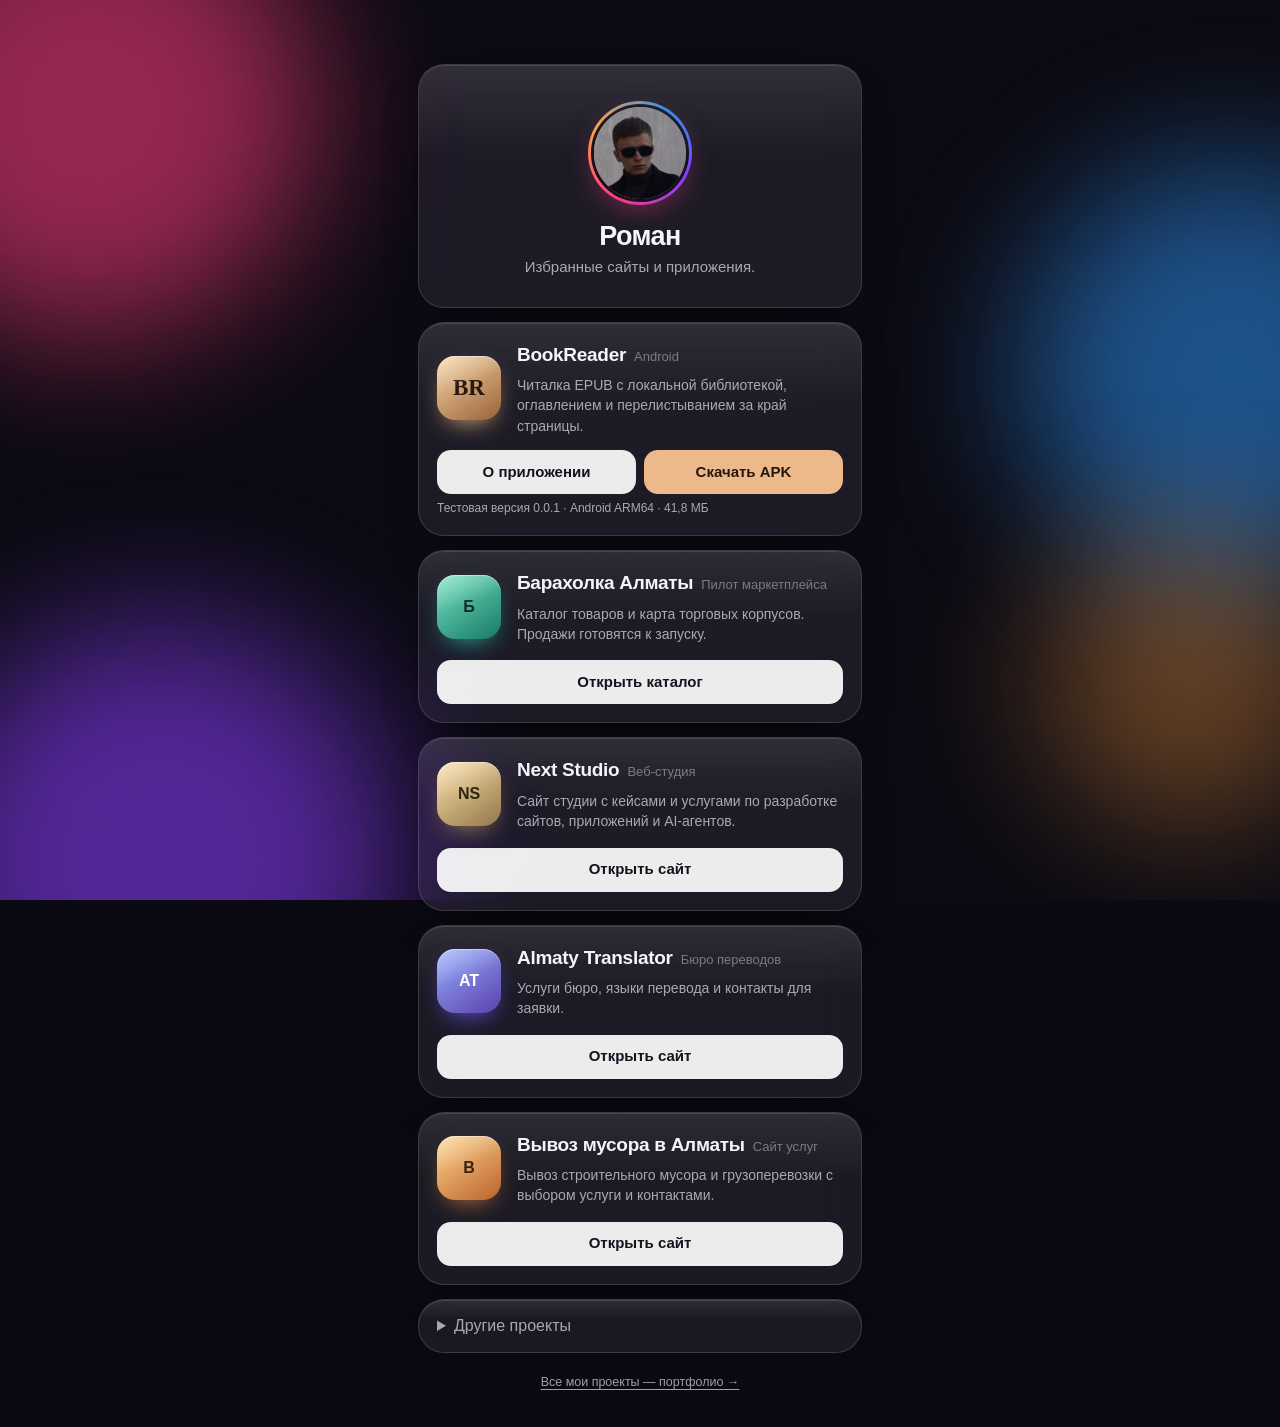
<file: index.html>
<!doctype html>
<html lang="ru">
<head>
<meta charset="utf-8">
<meta name="viewport" content="width=device-width, initial-scale=1, viewport-fit=cover">
<meta name="color-scheme" content="dark">
<title>Роман — проекты</title>
<meta name="description" content="Избранные проекты Романа. Сайты, интерактивные демо и BookReader для Android с прямым скачиванием APK.">
<meta name="theme-color" content="#0b0a12">
<meta property="og:type" content="website">
<meta property="og:title" content="Роман — проекты">
<meta property="og:description" content="Избранные сайты и приложения Романа, включая BookReader для Android.">
<meta property="og:image" content="https://viproman01.github.io/avatar.jpg">
<meta property="og:url" content="https://viproman01.github.io/">
<link rel="icon" href="avatar.jpg">
<link rel="apple-touch-icon" href="avatar.jpg">
<style>
  :root {
    --bg: #0b0a12;
    --text: #f5f3fa;
    --muted: rgba(245, 243, 250, .66);
    --faint: rgba(245, 243, 250, .42);
    --glass: rgba(255, 255, 255, .065);
    --glass-hover: rgba(255, 255, 255, .1);
    --edge: rgba(255, 255, 255, .14);
    --edge-strong: rgba(255, 255, 255, .26);
    --radius: 26px;
  }
  * { box-sizing: border-box; }
  html { -webkit-text-size-adjust: 100%; background: var(--bg); }
  body {
    margin: 0;
    min-height: 100svh;
    color: var(--text);
    background: var(--bg);
    font: 16px/1.5 -apple-system, BlinkMacSystemFont, "SF Pro Text", "Segoe UI", Roboto, "Helvetica Neue", Arial, sans-serif;
    -webkit-font-smoothing: antialiased;
    overflow-x: hidden;
  }

  /* Цветные пятна за стеклом */
  .sky { position: fixed; inset: 0; z-index: 0; overflow: hidden; pointer-events: none; }
  .blob { position: absolute; border-radius: 50%; filter: blur(70px); opacity: .55; will-change: transform; }
  .b1 { width: 460px; height: 460px; left: -140px; top: -120px; background: #ff3d7f; animation: drift1 26s ease-in-out infinite alternate; }
  .b2 { width: 420px; height: 420px; right: -160px; top: 18%; background: #2b8ae6; animation: drift2 30s ease-in-out infinite alternate; }
  .b3 { width: 480px; height: 480px; left: -80px; bottom: -200px; background: #8b3dff; animation: drift3 34s ease-in-out infinite alternate; }
  .b4 { width: 300px; height: 300px; right: -60px; bottom: 8%; background: #ff9f43; opacity: .35; animation: drift1 38s ease-in-out infinite alternate-reverse; }
  @keyframes drift1 { to { transform: translate(90px, 70px) scale(1.12); } }
  @keyframes drift2 { to { transform: translate(-80px, 110px) scale(.92); } }
  @keyframes drift3 { to { transform: translate(110px, -90px) scale(1.08); } }
  /* Матовая зернистость поверх пятен */
  .grain {
    position: fixed; inset: 0; z-index: 1; pointer-events: none; opacity: .09; mix-blend-mode: overlay;
    background-image: url("data:image/svg+xml,%3Csvg xmlns='http://www.w3.org/2000/svg' width='160' height='160'%3E%3Cfilter id='n'%3E%3CfeTurbulence type='fractalNoise' baseFrequency='.9' numOctaves='3' stitchTiles='stitch'/%3E%3C/filter%3E%3Crect width='100%25' height='100%25' filter='url(%23n)'/%3E%3C/svg%3E");
  }

  main {
    position: relative; z-index: 2;
    width: 100%; max-width: 480px; margin: 0 auto;
    padding: max(44px, env(safe-area-inset-top)) 18px max(36px, env(safe-area-inset-bottom));
    display: flex; flex-direction: column; gap: 14px;
  }

  .glass {
    position: relative;
    background: var(--glass);
    border: 1px solid var(--edge);
    border-radius: var(--radius);
    -webkit-backdrop-filter: blur(22px) saturate(160%);
    backdrop-filter: blur(22px) saturate(160%);
    box-shadow: 0 1px 0 rgba(255, 255, 255, .12) inset, 0 20px 50px -24px rgba(0, 0, 0, .8);
  }
  /* Блик по верхней кромке стекла */
  .glass::before {
    content: ""; position: absolute; inset: 0; border-radius: inherit; pointer-events: none;
    background: linear-gradient(180deg, rgba(255, 255, 255, .09), rgba(255, 255, 255, 0) 38%);
  }

  .hero { padding: 30px 22px 24px; text-align: center; }
  .avatar {
    width: 104px; height: 104px; margin: 0 auto; border-radius: 50%; padding: 3px;
    background: conic-gradient(from 210deg, #ff3d7f, #ff9f43, #2b8ae6, #8b3dff, #ff3d7f);
    box-shadow: 0 10px 30px -10px rgba(255, 61, 127, .55);
  }
  .avatar img { display: block; width: 100%; height: 100%; border-radius: 50%; object-fit: cover; border: 3px solid #14121d; }
  h1 { margin: 16px 0 4px; font-size: 27px; line-height: 1.15; letter-spacing: -.02em; }
  .lead { margin: 0 auto; max-width: 32ch; color: var(--muted); font-size: 15px; }

  .projects { list-style: none; margin: 0; padding: 0; display: flex; flex-direction: column; gap: 14px; }
  .project {
    display: grid; grid-template-columns: 64px 1fr; gap: 6px 16px; align-items: center;
    padding: 18px 18px 18px;
    color: inherit; text-decoration: none;
    transition: transform .2s ease, background-color .2s ease, border-color .2s ease;
    -webkit-tap-highlight-color: transparent;
  }
  .project:hover { background: var(--glass-hover); border-color: var(--edge-strong); transform: translateY(-2px); }
  .project:active { transform: scale(.985); }
  .project:focus-visible { outline: 2px solid #fff; outline-offset: 3px; }

  .logo {
    grid-row: span 2;
    width: 64px; height: 64px; border-radius: 18px;
    display: grid; place-items: center; position: relative; overflow: hidden;
    box-shadow: 0 10px 24px -10px var(--glow), inset 0 1px 0 rgba(255, 255, 255, .4);
  }
  .logo::after { /* глянец на иконке */
    content: ""; position: absolute; inset: 0;
    background: linear-gradient(160deg, rgba(255, 255, 255, .35), rgba(255, 255, 255, 0) 45%);
  }
  .logo svg { width: 34px; height: 34px; fill: #fff; position: relative; z-index: 1; filter: drop-shadow(0 1px 2px rgba(0, 0, 0, .18)); }
  .dating  .logo { background: linear-gradient(145deg, #ff7aa0, #f5313b); --glow: #f5313b; }
  .teagram .logo { background: linear-gradient(145deg, #6fc8ff, #2481e0); --glow: #2481e0; }
  .hub     .logo { background: linear-gradient(145deg, #9a4dff, #ec4899 55%, #ff9f43); --glow: #ec4899; }

  .book .logo { background: linear-gradient(145deg, #f7d6a7, #996237); --glow: #edb98a; color: #281910; font: 700 23px Georgia, serif; }
  .market .logo { background: linear-gradient(145deg, #75e1c0, #177968); --glow: #2eb49f; color: #102c28; font-weight: 750; }
  .translate .logo { background: linear-gradient(145deg, #96affe, #5b40ac); --glow: #6d5bef; color: #fff; font-weight: 750; }
  .studio .logo { background: linear-gradient(145deg, #ffe0a8, #90774b); --glow: #a88b56; color: #2e2414; font-weight: 750; }
  .waste .logo { background: linear-gradient(145deg, #ffd48d, #bb632c); --glow: #ca743e; color: #392214; font-weight: 750; }
  .project-actions { grid-column: 1 / -1; display: flex; flex-wrap: wrap; gap: 8px; margin-top: 8px; }
  .book > .about:last-child { grid-column: 1 / -1; font-size: 12px; }
  .project-actions .open { flex: 1 1 150px; margin: 0; text-decoration: none; }
  .project-actions .download { background: #edb98a; color: #24170e; }
  .project-actions a:focus-visible, .more summary:focus-visible { outline: 2px solid #fff; outline-offset: 3px; }
  .more summary { color: var(--muted); padding: 14px 18px; cursor: pointer; }
  .more .projects { margin-top: 14px; }

  .title { display: flex; align-items: baseline; gap: 8px; flex-wrap: wrap; }
  .name { font-size: 19px; font-weight: 700; letter-spacing: -.015em; }
  .kind { font-size: 13px; color: var(--faint); }
  .about { margin: 0; color: var(--muted); font-size: 14px; line-height: 1.45; }

  .tags { grid-column: 1 / -1; display: flex; flex-wrap: wrap; gap: 6px; margin-top: 8px; }
  .tag {
    font-size: 12px; line-height: 1; padding: 7px 10px; border-radius: 999px;
    background: rgba(255, 255, 255, .07); border: 1px solid rgba(255, 255, 255, .1); color: var(--muted);
  }
  .open {
    grid-column: 1 / -1; margin-top: 10px;
    display: flex; align-items: center; justify-content: center; gap: 8px;
    height: 44px; border-radius: 14px; font-weight: 650; font-size: 15px;
    background: rgba(255, 255, 255, .92); color: #14121d;
    transition: background-color .2s ease;
  }
  .project:hover .open { background: #fff; }
  .project:hover .download { background: #edb98a; }
  .project .download:hover { background: #fdd5aa; }
  .open svg { width: 16px; height: 16px; }

  footer { margin-top: 6px; text-align: center; color: var(--faint); font-size: 12.5px; line-height: 1.5; }
  footer p { margin: 0; }
  footer p + p { margin-top: 8px; }
  footer a { color: var(--muted); text-decoration: underline; text-underline-offset: 3px; }
  footer a:hover { color: var(--text); }

  @media (min-width: 560px) {
    main { padding-top: 64px; }
    .hero { padding: 36px 28px 28px; }
  }
  @media (prefers-reduced-motion: reduce) {
    .blob { animation: none; }
    .project { transition: none; }
  }
  @supports not ((backdrop-filter: blur(1px)) or (-webkit-backdrop-filter: blur(1px))) {
    .glass { background: rgba(28, 25, 40, .92); }
  }
</style>
</head>
<body>
<div class="sky" aria-hidden="true"><i class="blob b1"></i><i class="blob b2"></i><i class="blob b3"></i><i class="blob b4"></i></div>
<div class="grain" aria-hidden="true"></div>

<main>
  <header class="glass hero">
    <div class="avatar"><img src="avatar.jpg" width="320" height="320" alt="Роман"></div>
    <h1>Роман</h1>
    <p class="lead">Избранные сайты и приложения.</p>
  </header>

  <ul class="projects" aria-label="Избранные проекты">
    <li>
      <article class="glass project book" aria-labelledby="bookreader-title">
        <span class="logo" aria-hidden="true">BR</span>
        <span class="title"><span class="name" id="bookreader-title">BookReader</span><span class="kind">Android</span></span>
        <p class="about">Читалка EPUB с локальной библиотекой, оглавлением и перелистыванием за край страницы.</p>
        <div class="project-actions">
          <a class="open" href="./bookreader/">О приложении</a>
          <a class="open download" href="./bookreader/BookReader-0.0.1-arm64-test.apk" download>Скачать APK</a>
        </div>
        <p class="about">Тестовая версия 0.0.1 · Android ARM64 · 41,8 МБ</p>
      </article>
    </li>
    <li>
      <a class="glass project market" href="https://barakholka-almaty.netlify.app/">
        <span class="logo" aria-hidden="true">Б</span>
        <span class="title"><span class="name">Барахолка Алматы</span><span class="kind">Пилот маркетплейса</span></span>
        <p class="about">Каталог товаров и карта торговых корпусов. Продажи готовятся к запуску.</p>
        <span class="open">Открыть каталог</span>
      </a>
    </li>
    <li>
      <a class="glass project studio" href="https://viproman01.github.io/nexo-almaty/">
        <span class="logo" aria-hidden="true">NS</span>
        <span class="title"><span class="name">Next Studio</span><span class="kind">Веб-студия</span></span>
        <p class="about">Сайт студии с кейсами и услугами по разработке сайтов, приложений и AI-агентов.</p>
        <span class="open">Открыть сайт</span>
      </a>
    </li>
    <li>
      <a class="glass project translate" href="https://almaty-translate-hub.lovable.app/">
        <span class="logo" aria-hidden="true">AT</span>
        <span class="title"><span class="name">Almaty Translator</span><span class="kind">Бюро переводов</span></span>
        <p class="about">Услуги бюро, языки перевода и контакты для заявки.</p>
        <span class="open">Открыть сайт</span>
      </a>
    </li>
    <li>
      <a class="glass project waste" href="https://viproman01.github.io/waste-away-almaty/">
        <span class="logo" aria-hidden="true">В</span>
        <span class="title"><span class="name">Вывоз мусора в Алматы</span><span class="kind">Сайт услуг</span></span>
        <p class="about">Вывоз строительного мусора и грузоперевозки с выбором услуги и контактами.</p>
        <span class="open">Открыть сайт</span>
      </a>
    </li>
  </ul>

  <details class="more">
    <summary class="glass">Другие проекты</summary>
    <ul class="projects">
      <li>
        <a class="glass project dating" href="https://znakomstva.109-172-47-162.sslip.io/" target="_blank" rel="noopener">
          <span class="logo" aria-hidden="true">
            <svg viewBox="0 0 24 24"><path d="M12 21s-7.5-4.6-9.6-9.3C.9 8.2 3.1 4.5 6.8 4.5c2 0 3.5 1.1 4.2 2.3.2.3.5.3.7 0 .7-1.2 2.2-2.3 4.2-2.3 3.7 0 5.9 3.7 4.4 7.2C19.5 16.4 12 21 12 21z"/></svg>
          </span>
          <span class="title"><span class="name">Взаимно</span><span class="kind">аналог Tinder</span></span>
          <p class="about">Сайт знакомств с&nbsp;глубокими анкетами и&nbsp;подбором по&nbsp;интересам. Свайпы ради встреч, а&nbsp;не&nbsp;ради свайпов.</p>
          <span class="tags"><span class="tag">Свайпы</span><span class="tag">Живой чат</span><span class="tag">Карта рядом</span></span>
          <span class="open">Открыть <svg viewBox="0 0 24 24" fill="none" stroke="currentColor" stroke-width="2.4" stroke-linecap="round" stroke-linejoin="round"><path d="M5 12h14M13 6l6 6-6 6"/></svg></span>
        </a>
      </li>
      <li>
        <a class="glass project teagram" href="https://teagram.109-172-47-162.sslip.io/" target="_blank" rel="noopener">
          <span class="logo" aria-hidden="true">
            <svg viewBox="0 0 24 24"><path d="M21.4 3.3 2.9 10.4c-1.1.4-1.1 1.9 0 2.3l4.6 1.6 1.8 5.6c.3.9 1.4 1.1 2 .5l2.6-2.4 4.6 3.4c.8.6 1.9.1 2.1-.9l3.1-15.6c.2-1.1-.9-2-1.9-1.6zM9.8 14.6l-.5 3.6-1.3-4.3 9.7-6.6c.3-.2.6.2.4.4l-8.3 6.9z"/></svg>
          </span>
          <span class="title"><span class="name">Teagram</span><span class="kind">аналог Telegram</span></span>
          <p class="about">Быстрый веб-мессенджер: чаты, группы, каналы и&nbsp;боты — прямо в&nbsp;браузере.</p>
          <span class="tags"><span class="tag">Звонки</span><span class="tag">Секретные чаты</span><span class="tag">Стикеры</span></span>
          <span class="open">Открыть <svg viewBox="0 0 24 24" fill="none" stroke="currentColor" stroke-width="2.4" stroke-linecap="round" stroke-linejoin="round"><path d="M5 12h14M13 6l6 6-6 6"/></svg></span>
        </a>
      </li>
      <li>
        <a class="glass project hub" href="https://socialhub.109-172-47-162.sslip.io/" target="_blank" rel="noopener">
          <span class="logo" aria-hidden="true">
            <svg viewBox="0 0 24 24"><path d="M7 3h10a4 4 0 0 1 4 4v10a4 4 0 0 1-4 4H7a4 4 0 0 1-4-4V7a4 4 0 0 1 4-4zm3 5.2v7.6c0 .6.7 1 1.2.7l6-3.8c.5-.3.5-1.1 0-1.4l-6-3.8c-.5-.3-1.2.1-1.2.7z"/></svg>
          </span>
          <span class="title"><span class="name">SocialHub</span><span class="kind">аналог YouTube и&nbsp;Instagram</span></span>
          <p class="about">Длинные видео, короткие reels, фото и&nbsp;истории — в&nbsp;одном приложении.</p>
          <span class="tags"><span class="tag">Видео</span><span class="tag">Reels</span><span class="tag">Истории</span></span>
          <span class="open">Открыть <svg viewBox="0 0 24 24" fill="none" stroke="currentColor" stroke-width="2.4" stroke-linecap="round" stroke-linejoin="round"><path d="M5 12h14M13 6l6 6-6 6"/></svg></span>
        </a>
      </li>
    </ul>
  </details>

  <footer>
    <p><a href="https://portfolio.109-172-47-162.sslip.io/" target="_blank" rel="noopener">Все мои проекты — портфолио&nbsp;→</a></p>
  </footer>
</main>
</body>
</html>
</file>
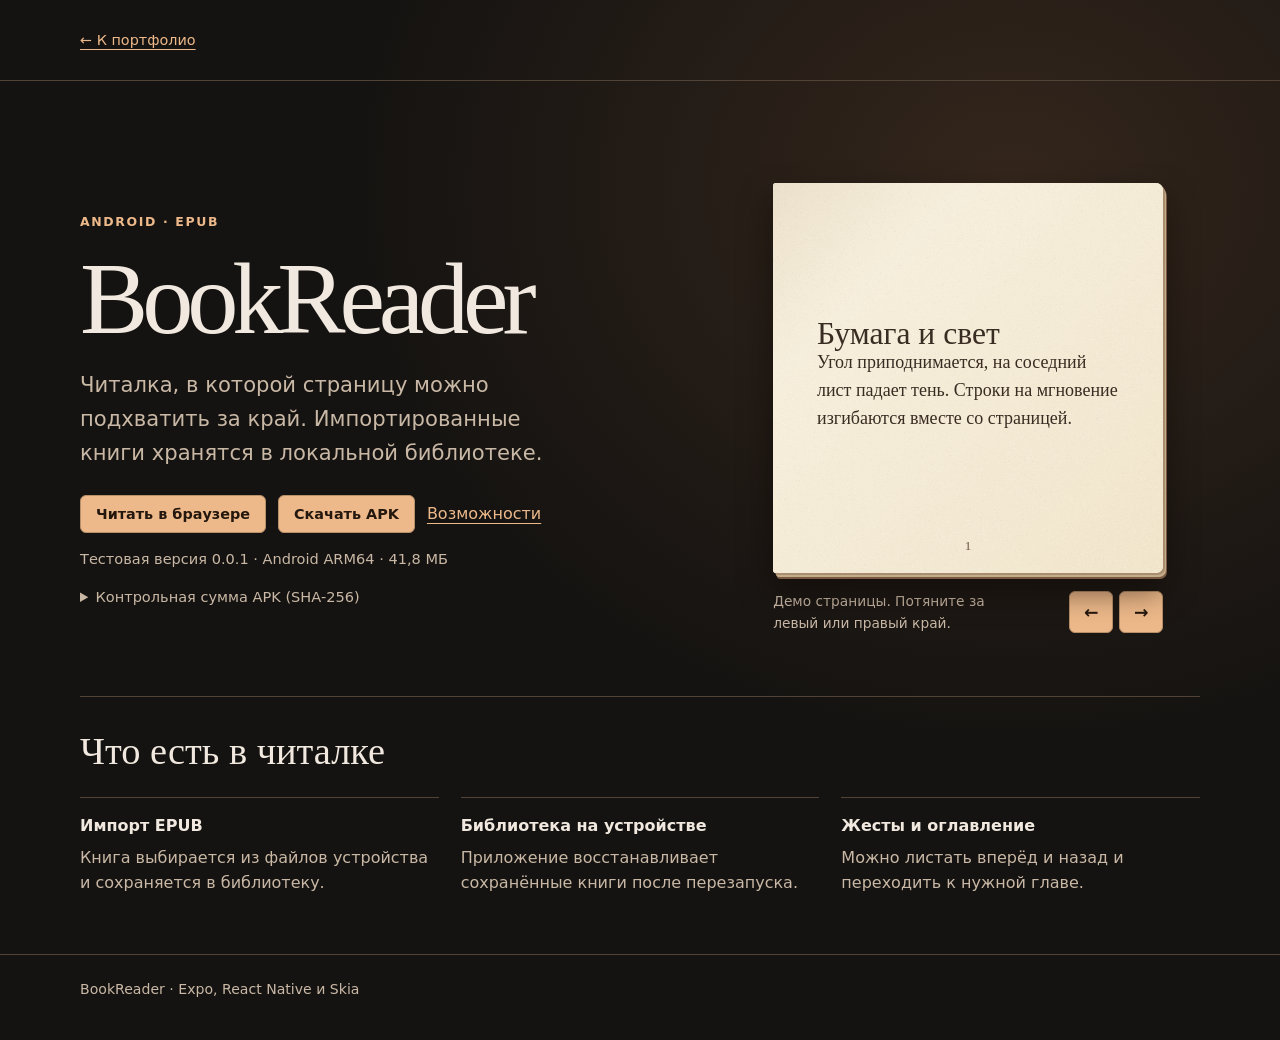
<file: bookreader/index.html>
<!doctype html>
<html lang="ru">
<head>
  <meta charset="utf-8">
  <meta name="viewport" content="width=device-width, initial-scale=1">
  <meta name="description" content="BookReader — читалка EPUB для Android с локальной библиотекой и интерактивным перелистыванием.">
  <meta name="theme-color" content="#151311">
  <title>BookReader — читалка EPUB для Android</title>
  <style>
    :root { color-scheme: dark; --bg: #151311; --ink: #f1e9df; --muted: #c9b8a5; --accent: #edb98a; --line: #514336; }
    * { box-sizing: border-box; }
    body { margin: 0; background: radial-gradient(ellipse at 79% 18%, #34261c 0%, transparent 46%), var(--bg); color: var(--ink); font: 16px/1.6 system-ui, sans-serif; }
    a { color: var(--accent); text-underline-offset: .25em; }
    a:focus-visible, button:focus-visible { outline: 2px solid #fdd5aa; outline-offset: 5px; }
    .wrap { width: min(1120px, calc(100% - 48px)); margin: 0 auto; }
    nav { padding: 27px 0; border-bottom: 1px solid var(--line); }
    nav a { font-size: .9rem; }
    .hero { display: grid; grid-template-columns: minmax(0, 1.1fr) minmax(0, .9fr); gap: clamp(30px, 7vw, 100px); align-items: center; padding: clamp(42px, 9vw, 102px) 0 62px; }
    .eyebrow { color: var(--accent); font-size: .78rem; font-weight: 680; letter-spacing: .13em; text-transform: uppercase; }
    h1, h2 { font-family: Georgia, serif; font-weight: 400; line-height: 1.08; }
    h1 { margin: 10px 0 14px; font-size: clamp(3.1rem, 8vw, 6.9rem); letter-spacing: -.06em; }
    h2 { margin: 0 0 16px; font-size: clamp(1.8rem, 3vw, 2.7rem); }
    .lead { max-width: 31rem; margin: 0 0 25px; color: var(--muted); font-size: clamp(1.05rem, 2vw, 1.32rem); }
    .actions { display: flex; flex-wrap: wrap; gap: 12px; align-items: center; }
    .button { display: inline-block; padding: 10px 15px; border-radius: 6px; border: 1px solid #b78f69; background: #edb98a; color: #24170e; font: 650 .9rem system-ui, sans-serif; text-decoration: none; cursor: pointer; }
    .button:disabled { border-color: var(--line); background: #2e271f; color: #d4c0ab; cursor: default; }
    .note { color: var(--muted); font-size: .91rem; }
    .note summary { cursor: pointer; }
    .note code { overflow-wrap: anywhere; }
    figure { margin: 0 auto; width: min(100%, 390px); }
    .demo { position: relative; isolation: isolate; height: clamp(280px, 36vw, 390px); border-radius: 3px 7px 7px 3px; background: #f5ecd9; box-shadow: 2px 2px 0 #a88e6e, 3px 4px 0 #c4ad8a, 4px 6px 0 #7a5941, 0 17px 32px #0d08059c; }
    .paper { position: absolute; inset: 0; display: flex; flex-direction: column; justify-content: center; padding: clamp(25px, 6vw, 45px); border-radius: inherit; background: #f5ecd9; color: #342a22; font-family: Georgia, serif; }
    .paper h2 { font-size: clamp(1.43rem, 4.8vw, 2.15rem); }
    .paper p { margin: 0; font-size: clamp(.94rem, 2.5vw, 1.1rem); }
    .paper-number { position: absolute; bottom: 20px; left: 0; right: 0; text-align: center; color: #695444; font-size: .85rem; }
    #curl-canvas { display: none; position: absolute; inset: 0; width: 100%; height: 100%; border-radius: inherit; }
    .is-rendered #curl-canvas { display: block; }
    .is-rendered .paper { opacity: 0; pointer-events: none; }
    .grip { display: none; position: absolute; inset-block: 0; width: 25%; touch-action: none; cursor: grab; }
    .is-rendered .grip { display: block; }
    .grip-left { left: 0; }
    .grip-right { right: 0; }
    .demo.is-dragging .grip { cursor: grabbing; }
    .demo-controls { display: flex; justify-content: space-between; align-items: center; gap: 12px; margin-top: 17px; }
    .demo-controls figcaption { max-width: 14rem; color: var(--muted); font-size: .86rem; }
    .turn-buttons { display: flex; gap: 6px; flex: none; }
    .turn-buttons button { min-width: 44px; min-height: 42px; padding: 6px 10px; font-size: 1.08rem; }
    .features { padding: 34px 0 58px; border-top: 1px solid var(--line); }
    .features ul { display: grid; grid-template-columns: repeat(3,minmax(0,1fr)); gap: 22px; list-style: none; padding: 0; margin: 25px 0 0; }
    .features li { padding-top: 15px; border-top: 1px solid var(--line); }
    .features h3 { font-size: 1rem; margin: 0 0 6px; }
    .features p { margin: 0; color: var(--muted); }
    footer { border-top: 1px solid var(--line); padding: 23px 0 40px; color: var(--muted); font-size: .88rem; }
    @media (max-width: 740px) {
      .hero { grid-template-columns: 1fr; gap: 38px; }
      .features ul { grid-template-columns: 1fr; gap: 18px; }
    }
    @media (max-width: 360px) {
      .wrap { width: calc(100% - 32px); }
      .demo-controls { align-items: flex-start; flex-direction: column; }
    }
  </style>
</head>
<body>
  <nav><div class="wrap"><a href="../">← К портфолио</a></div></nav>
  <main class="wrap">
    <section class="hero" aria-labelledby="title">
      <div>
        <span class="eyebrow">Android · EPUB</span>
        <h1 id="title">BookReader</h1>
        <p class="lead">Читалка, в которой страницу можно подхватить за край. Импортированные книги хранятся в локальной библиотеке.</p>
        <div class="actions">
          <a class="button" href="./read/">Читать в браузере</a>
          <a class="button" href="./BookReader-0.0.1-arm64-test.apk" download>Скачать APK</a>
          <a href="#features">Возможности</a>
        </div>
        <p class="note">Тестовая версия 0.0.1 · Android ARM64 · 41,8 МБ</p>
        <details class="note">
          <summary>Контрольная сумма APK (SHA-256)</summary>
          <code>40a374c6e7089236114925104b8e87838211d8b3f3953fe5de15c0da159f2e7e</code>
        </details>
      </div>
      <figure aria-labelledby="demo-caption">
        <div class="demo" id="book-demo">
          <div id="page" class="paper" aria-live="polite">
            <h2>Бумага и свет</h2>
            <p>Угол приподнимается, на соседний лист падает тень. Строки на мгновение изгибаются вместе со страницей.</p>
            <span class="paper-number">1</span>
          </div>
          <canvas id="curl-canvas" aria-hidden="true"></canvas>
          <div class="grip grip-left" aria-hidden="true"></div>
          <div class="grip grip-right" aria-hidden="true"></div>
        </div>
        <div class="demo-controls">
          <figcaption id="demo-caption">Перелистывайте стрелками</figcaption>
          <div class="turn-buttons">
            <button id="previous" class="button" type="button" aria-label="Предыдущая страница" aria-describedby="demo-caption">←</button>
            <button id="turn" class="button" type="button" aria-label="Следующая страница" aria-describedby="demo-caption">→</button>
          </div>
        </div>
      </figure>
    </section>
    <section class="features" id="features" aria-labelledby="features-title">
      <h2 id="features-title">Что есть в читалке</h2>
      <ul>
        <li><h3>Импорт EPUB</h3><p>Книга выбирается из файлов устройства и сохраняется в библиотеку.</p></li>
        <li><h3>Библиотека на устройстве</h3><p>Приложение восстанавливает сохранённые книги после перезапуска.</p></li>
        <li><h3>Жесты и оглавление</h3><p>Можно листать вперёд и назад и переходить к нужной главе.</p></li>
      </ul>
    </section>
  </main>
  <footer><div class="wrap">BookReader · Expo, React Native и Skia</div></footer>
  <script>
    const pages = [
      ['Бумага и свет', 'Угол приподнимается, на соседний лист падает тень. Строки на мгновение изгибаются вместе со страницей.'],
      ['Между строк', 'Закладка осталась между двумя главами. Снаружи шумел город, здесь слышалось только шуршание бумаги.'],
      ['Дальше по главе', 'Через пару абзацев история увлекла так, что стало поздно смотреть на часы.'],
    ];
    const demo = document.querySelector('#book-demo');
    const page = document.querySelector('#page');
    const canvas = document.querySelector('#curl-canvas');
    const caption = document.querySelector('#demo-caption');
    const reduceMotion = matchMedia('(prefers-reduced-motion: reduce)');
    const clamp = (n, low, high) => Math.min(high, Math.max(low, n));
    const wrapPage = (n) => (n + pages.length) % pages.length;
    let index = 0;
    let gesture = null;
    let motion = 0;
    let settling = false;

    // Only the material past the crease rolls around the cylinder. Invert
    // that projection to sample either face without shearing the flat text.
    const curlFragment = `
      precision highp float;
      uniform sampler2D uFront;
      uniform sampler2D uUnder;
      uniform vec2 uSize;
      uniform vec2 uNormal;
      uniform float uCrease;
      uniform float uRadius;
      uniform float uActive;
      varying vec2 vUv;
      const float PI = 3.14159265;

      float edge(vec2 p) {
        vec2 m = min(p, uSize - p);
        return smoothstep(-0.5, 0.5, min(m.x, m.y));
      }

      void main() {
        vec3 front = texture2D(uFront, vUv).rgb;
        if (uActive < 0.5) {
          gl_FragColor = vec4(front, 1.0);
          return;
        }

        vec2 xy = vUv * uSize;
        float r = uRadius;
        float d = dot(xy, uNormal) - uCrease;
        float height = min(1.0, r / 28.0);
        float shadowWidth = 5.0 + r * 0.9;
        float contact = exp(-max(0.0, d - r) / shadowWidth);
        float castShadow = 0.29 * height * contact;
        vec3 laid = texture2D(uUnder, vUv).rgb * (1.0 - castShadow);

        if (d < 0.0) {
          laid = front * (1.0 - (0.13 * height) * exp(d / shadowWidth));
        }

        float theta = asin(clamp(d / r, 0.0, 1.0));
        vec2 frontXY = xy + uNormal * (theta * r - d);
        float edgeBlend = 1.0 - smoothstep(r - 0.65, r + 0.45, d);
        if (d >= 0.0 && d < r + 0.45) {
          float light = 0.72 + 0.28 * cos(theta);
          vec3 rolled = texture2D(uFront, frontXY / uSize).rgb * light;
          laid = mix(laid, rolled, edge(frontXY) * edgeBlend);
        }

        if (d < r + 0.45) {
          float angle = PI - theta;
          vec2 backXY = xy + uNormal * (angle * r + max(0.0, -d) - d);
          vec3 printThrough = texture2D(uFront, backXY / uSize).rgb;
          vec3 verso = mix(vec3(0.97, 0.925, 0.84), printThrough, 0.10);
          float roundLight = 0.79 + 0.18 * abs(cos(angle));
          verso *= roundLight;
          float highlight = (d / r - 0.82) * 4.0;
          verso += vec3(0.047, 0.044, 0.035) * exp(-highlight * highlight);
          laid = mix(laid, verso, edge(backXY) * edgeBlend);
        }
        gl_FragColor = vec4(laid, 1.0);
      }
    `;

    function makeRenderer() {
      const gl = canvas.getContext('webgl', { alpha: false, antialias: false, depth: false });
      if (!gl) return null;

      function compile(type, source) {
        const shader = gl.createShader(type);
        gl.shaderSource(shader, source);
        gl.compileShader(shader);
        if (!gl.getShaderParameter(shader, gl.COMPILE_STATUS)) {
          throw new Error(gl.getShaderInfoLog(shader));
        }
        return shader;
      }

      const program = gl.createProgram();
      const vertex = compile(gl.VERTEX_SHADER, `
        attribute vec2 aPosition;
        varying vec2 vUv;
        void main() {
          vUv = vec2(aPosition.x + 1.0, 1.0 - aPosition.y) * 0.5;
          gl_Position = vec4(aPosition, 0.0, 1.0);
        }
      `);
      const fragment = compile(gl.FRAGMENT_SHADER, curlFragment);
      gl.attachShader(program, vertex);
      gl.attachShader(program, fragment);
      gl.linkProgram(program);
      if (!gl.getProgramParameter(program, gl.LINK_STATUS)) throw new Error(gl.getProgramInfoLog(program));
      gl.deleteShader(vertex);
      gl.deleteShader(fragment);
      gl.useProgram(program);

      const buffer = gl.createBuffer();
      gl.bindBuffer(gl.ARRAY_BUFFER, buffer);
      gl.bufferData(gl.ARRAY_BUFFER, new Float32Array([-1, -1, 1, -1, -1, 1, 1, 1]), gl.STATIC_DRAW);
      const position = gl.getAttribLocation(program, 'aPosition');
      gl.enableVertexAttribArray(position);
      gl.vertexAttribPointer(position, 2, gl.FLOAT, false, 0, 0);
      const uniform = Object.fromEntries(
        ['Front', 'Under', 'Size', 'Normal', 'Crease', 'Radius', 'Active']
          .map((name) => [name, gl.getUniformLocation(program, 'u' + name)]),
      );
      gl.uniform1i(uniform.Front, 0);
      gl.uniform1i(uniform.Under, 1);
      const textures = pages.map(() => gl.createTexture());
      const raster = document.createElement('canvas');
      const ink = raster.getContext('2d');
      let width = 1;
      let height = 1;

      function wrap(text, maxWidth) {
        const lines = [];
        let line = '';
        for (const word of text.split(' ')) {
          const candidate = line ? line + ' ' + word : word;
          if (line && ink.measureText(candidate).width > maxWidth) {
            lines.push(line);
            line = word;
          } else {
            line = candidate;
          }
        }
        return [...lines, line];
      }

      function rasterPage(number, scale) {
        ink.setTransform(scale, 0, 0, scale, 0, 0);
        const light = ink.createLinearGradient(0, 0, width, height);
        light.addColorStop(0, '#ebe0ca');
        light.addColorStop(0.25, '#f6eedc');
        light.addColorStop(1, '#f1e5cb');
        ink.fillStyle = light;
        ink.fillRect(0, 0, width, height);

        let seed = 29;
        for (let i = 0; i < width * height / 7; i++) {
          seed = (Math.imul(seed, 1664525) + 1013904223) >>> 0;
          const x = (seed >>> 12) % width;
          const y = (seed >>> 1) % height;
          ink.fillStyle = (seed & 1) ? '#7759390b' : '#ffffff4a';
          ink.fillRect(x, y, 0.75, 0.75);
        }

        const margin = clamp(width * 0.115, 23, 44);
        const headingSize = clamp(width * 0.081, 22, 32);
        const bodySize = clamp(width * 0.048, 15, 18);
        const lineHeight = bodySize * 1.54;
        ink.font = `${bodySize}px Georgia, serif`;
        const lines = wrap(pages[number][1], width - 2 * margin);
        const headingY = (height - headingSize - 16 - lineHeight * lines.length) / 2 + headingSize;
        ink.fillStyle = '#392c22';
        ink.font = `${headingSize}px Georgia, serif`;
        ink.fillText(pages[number][0], margin, headingY);
        ink.font = `${bodySize}px Georgia, serif`;
        lines.forEach((line, i) => ink.fillText(line, margin, headingY + 24 + i * lineHeight));
        ink.font = '13px Georgia, serif';
        ink.fillStyle = '#695444';
        const label = String(number + 1);
        ink.fillText(label, (width - ink.measureText(label).width) / 2, height - 23);
      }

      function resize(nextWidth, nextHeight) {
        width = Math.max(1, Math.round(nextWidth));
        height = Math.max(1, Math.round(nextHeight));
        const scale = Math.min(devicePixelRatio || 1, 2);
        canvas.width = raster.width = Math.round(width * scale);
        canvas.height = raster.height = Math.round(height * scale);
        gl.viewport(0, 0, canvas.width, canvas.height);
        gl.uniform2f(uniform.Size, width, height);
        gl.activeTexture(gl.TEXTURE0);
        textures.forEach((texture, number) => {
          rasterPage(number, scale);
          gl.bindTexture(gl.TEXTURE_2D, texture);
          gl.texParameteri(gl.TEXTURE_2D, gl.TEXTURE_WRAP_S, gl.CLAMP_TO_EDGE);
          gl.texParameteri(gl.TEXTURE_2D, gl.TEXTURE_WRAP_T, gl.CLAMP_TO_EDGE);
          gl.texParameteri(gl.TEXTURE_2D, gl.TEXTURE_MIN_FILTER, gl.LINEAR);
          gl.texParameteri(gl.TEXTURE_2D, gl.TEXTURE_MAG_FILTER, gl.LINEAR);
          gl.texImage2D(gl.TEXTURE_2D, 0, gl.RGBA, gl.RGBA, gl.UNSIGNED_BYTE, raster);
        });
      }

      function draw(pull = 0, slope = 0, side = 1, startY = height * 0.86) {
        const inv = 1 / Math.hypot(1, slope);
        const nx = side * inv;
        const ny = -slope * inv;
        const distance = pull / inv;
        const radius = Math.max(0.35, Math.min(width * 0.12, distance / 4.5));
        const grip = (side === 1 ? width * nx : 0) + startY * ny;
        const crease = grip - (distance + Math.PI * radius) / 2;
        gl.uniform2f(uniform.Normal, nx, ny);
        gl.uniform1f(uniform.Crease, crease);
        gl.uniform1f(uniform.Radius, radius);
        gl.uniform1f(uniform.Active, pull > 1.3 ? 1 : 0);
        gl.activeTexture(gl.TEXTURE0);
        gl.bindTexture(gl.TEXTURE_2D, textures[index]);
        gl.activeTexture(gl.TEXTURE1);
        gl.bindTexture(gl.TEXTURE_2D, textures[wrapPage(index + side)]);
        gl.drawArrays(gl.TRIANGLE_STRIP, 0, 4);
      }

      return { draw, resize };
    }

    let renderer = null;
    try {
      renderer = makeRenderer();
    } catch {
      // The HTML page and both buttons also work when graphics are unavailable.
    }

    function syncView() {
      page.querySelector('h2').textContent = pages[index][0];
      page.querySelector('p').textContent = pages[index][1];
      page.querySelector('.paper-number').textContent = index + 1;
      renderer?.draw();
    }

    function cancelAnimation() {
      cancelAnimationFrame(motion);
      motion = 0;
      settling = false;
      if (gesture) {
        const { target, id } = gesture;
        gesture = null;
        if (target.hasPointerCapture(id)) target.releasePointerCapture(id);
      }
      demo.classList.remove('is-dragging');
    }

    function resize() {
      cancelAnimation();
      renderer?.resize(demo.clientWidth, demo.clientHeight);
      syncView();
    }

    function updateMode() {
      const interactive = renderer && !reduceMotion.matches;
      demo.classList.toggle('is-rendered', !!interactive);
      caption.textContent = interactive
        ? 'Демо страницы. Потяните за левый или правый край.'
        : 'Демо страницы. Перелистывайте стрелками.';
      resize();
    }

    function turnPage(side, commit = true, pull = 0, slope = -0.33, startY = demo.clientHeight * 0.88) {
      if (settling) return;
      if (!renderer || reduceMotion.matches) {
        if (commit) index = wrapPage(index + side);
        syncView();
        return;
      }

      settling = true;
      const start = performance.now();
      const distance = commit ? 2.18 * demo.clientWidth + Math.abs(slope) * 2.1 * demo.clientHeight : 0;
      const duration = commit ? (pull > 0 ? 440 : 690) : 320;
      function animate(now) {
        const t = clamp((now - start) / duration, 0, 1);
        const progress = commit ? t * t * (3 - 2 * t) : 1 - (1 - t) ** 3;
        const travel = pull + (distance - pull) * progress;
        renderer.draw(travel, slope, side, startY);
        if (t < 1) {
          motion = requestAnimationFrame(animate);
        } else {
          motion = 0;
          settling = false;
          if (commit) index = wrapPage(index + side);
          syncView();
        }
      }
      motion = requestAnimationFrame(animate);
    }

    function begin(event, side) {
      if (settling || gesture || event.button !== 0 || !event.isPrimary) return;
      const rect = demo.getBoundingClientRect();
      gesture = {
        id: event.pointerId, target: event.currentTarget, side,
        x: event.clientX, y: event.clientY, startY: clamp(event.clientY - rect.top, 0, rect.height),
        pull: 0, slope: 0, lastPull: 0, lastTime: event.timeStamp, speed: 0,
      };
      event.currentTarget.setPointerCapture(event.pointerId);
      demo.classList.add('is-dragging');
    }

    function move(event) {
      if (!gesture || event.pointerId !== gesture.id) return;
      const travel = clamp((gesture.x - event.clientX) * gesture.side, 0, demo.clientWidth * 1.4);
      const dt = Math.max(1, event.timeStamp - gesture.lastTime);
      gesture.speed = 0.35 * gesture.speed + 0.65 * (travel - gesture.lastPull) / dt;
      gesture.lastPull = travel;
      gesture.lastTime = event.timeStamp;
      gesture.pull = travel;
      gesture.slope = clamp((event.clientY - gesture.y) / Math.max(22, travel), -0.9, 0.9);
      if (!motion) motion = requestAnimationFrame(() => {
        motion = 0;
        if (gesture) renderer?.draw(gesture.pull, gesture.slope, gesture.side, gesture.startY);
      });
    }

    function end(event) {
      if (!gesture || event.pointerId !== gesture.id) return;
      const { side, pull, slope, startY, lastTime, speed } = gesture;
      cancelAnimation();
      const width = demo.clientWidth;
      const flick = event.timeStamp - lastTime < 105 && speed > 0.48;
      const commit = event.type === 'pointerup' && (pull > width * 0.39 || (pull > width * 0.22 && flick));
      turnPage(side, commit, pull, slope, startY);
    }

    for (const [selector, side] of [['.grip-left', -1], ['.grip-right', 1]]) {
      const grip = demo.querySelector(selector);
      grip.addEventListener('pointerdown', (event) => begin(event, side));
      grip.addEventListener('pointermove', move);
      for (const type of ['pointerup', 'pointercancel', 'lostpointercapture']) {
        grip.addEventListener(type, end);
      }
    }
    document.querySelector('#previous').addEventListener('click', () => { if (!gesture) turnPage(-1); });
    document.querySelector('#turn').addEventListener('click', () => { if (!gesture) turnPage(1); });
    canvas.addEventListener('webglcontextlost', (event) => {
      event.preventDefault();
      renderer = null;
      updateMode();
    });
    canvas.addEventListener('webglcontextrestored', () => {
      try {
        renderer = makeRenderer();
      } catch {
        renderer = null;
      }
      updateMode();
    });
    reduceMotion.addEventListener('change', updateMode);
    new ResizeObserver(resize).observe(demo);
    updateMode();
  </script>
</body>
</html>
</file>
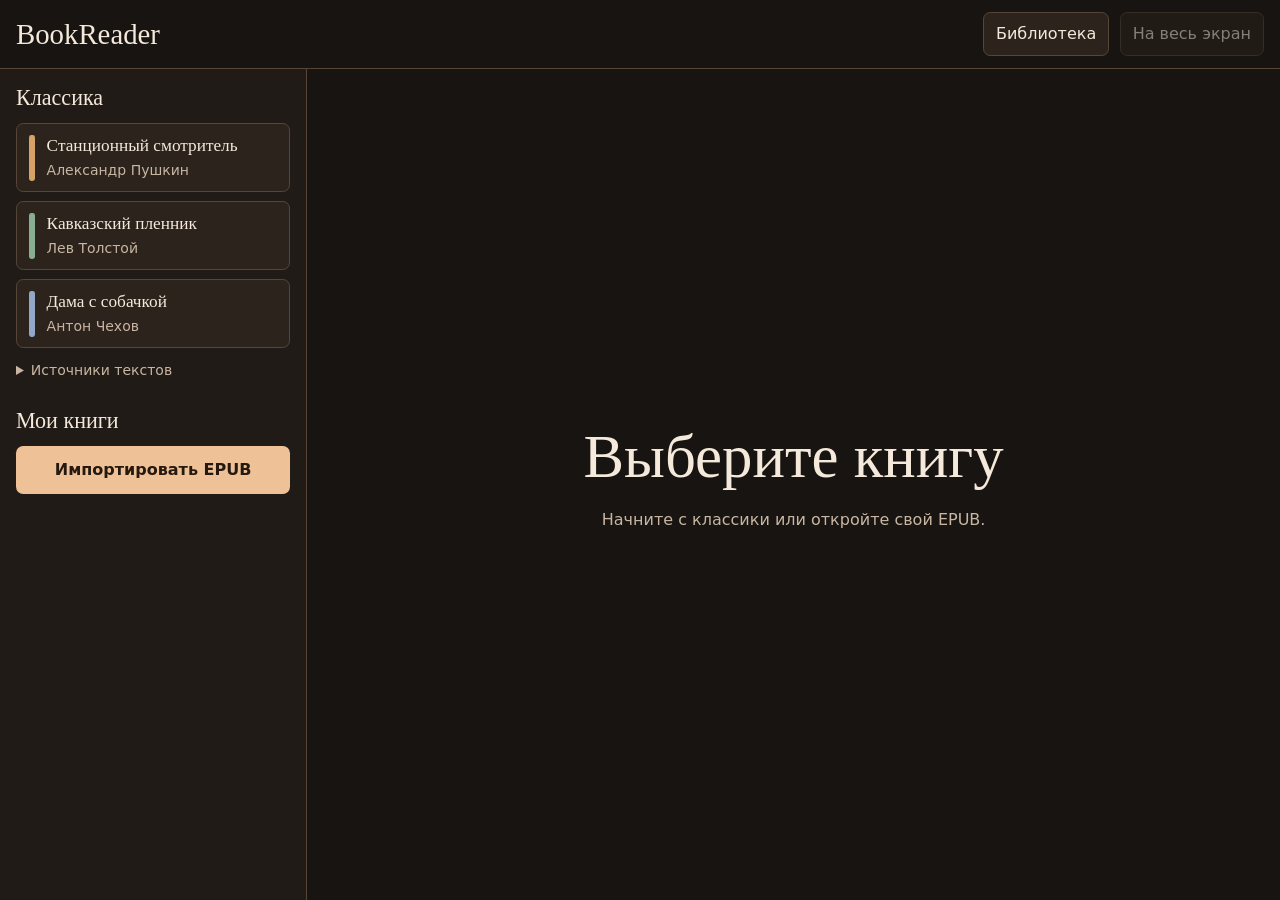
<file: bookreader/read/index.html>
<!doctype html>
<html lang="ru">
<head>
  <meta charset="utf-8">
  <meta name="viewport" content="width=device-width, initial-scale=1, viewport-fit=cover">
  <meta name="theme-color" content="#171411">
  <meta name="description" content="Читайте EPUB в BookReader прямо в браузере.">
  <title>BookReader — веб-читалка EPUB</title>
  <link rel="stylesheet" href="./style.css?v=1ee04b2b1573">
  <script type="module" src="./reader.js?v=9c0613236d63"></script>
</head>
<body>
  <main id="app">
    <header class="app-header">
      <a class="brand" href="../" aria-label="О BookReader">BookReader</a>
      <div class="header-actions">
        <button id="library-toggle" type="button" aria-pressed="true" aria-controls="library">Библиотека</button>
        <button id="fullscreen" type="button" aria-pressed="false" disabled>На весь экран</button>
      </div>
    </header>
    <div id="workspace" class="workspace">
      <aside id="library" aria-label="Библиотека">
        <section class="shelf" aria-labelledby="classics-heading">
          <h2 id="classics-heading">Классика</h2>
          <ul id="starter-books" class="books" aria-labelledby="classics-heading"></ul>
          <details class="sources">
            <summary>Источники текстов</summary>
            <ul id="book-sources"></ul>
          </details>
        </section>
        <section class="shelf" aria-labelledby="personal-heading">
          <h2 id="personal-heading">Мои книги</h2>
          <ul id="books" class="books" aria-labelledby="personal-heading" hidden></ul>
          <label class="import">
            <span>Импортировать EPUB</span>
            <input id="import" type="file" accept=".epub,application/epub+zip" disabled>
          </label>
        </section>
        <p id="library-status" class="status" role="status">Открываем библиотеку…</p>
        <details id="account" hidden>
          <summary>Синхронизация устройств</summary>
          <p id="account-user" hidden></p>
          <form id="sign-in">
            <label>Эл. почта<input id="email" type="email" autocomplete="email" required></label>
            <label>Пароль<input id="password" type="password" autocomplete="current-password" minlength="6" required></label>
            <div class="account-actions">
              <button type="submit">Войти</button>
              <button type="submit" id="sign-up">Создать аккаунт</button>
            </div>
          </form>
          <button id="sign-out" type="button" hidden>Выйти</button>
        </details>
      </aside>
      <section id="reading" aria-label="Чтение">
        <div id="empty" class="empty">
          <h1>Выберите книгу</h1>
          <p>Начните с классики или откройте свой EPUB.</p>
        </div>
        <div id="reader" hidden>
          <div class="reader-tools">
            <label class="toc">Глава<select id="toc"></select></label>
            <button id="copy-position" type="button">Ссылка на позицию</button>
          </div>
          <div id="page" tabindex="0" aria-label="Текст главы">
            <article id="text" class="paper"></article>
          </div>
          <div class="navigation">
            <button id="previous" type="button">Назад</button>
            <span id="indicator"></span>
            <button id="next" type="button">Дальше</button>
          </div>
        </div>
        <p id="reading-status" class="status" role="status"></p>
      </section>
    </div>
    <dialog id="share">
      <form method="dialog">
        <h2>Перенести позицию</h2>
        <p id="share-help"></p>
        <label>Ссылка<input id="share-url" readonly spellcheck="false"></label>
        <div class="account-actions">
          <button id="copy-link" type="button">Скопировать</button>
          <button type="submit">Готово</button>
        </div>
        <p id="share-status" class="status" role="status"></p>
      </form>
    </dialog>
  </main>
</body>
</html>
</file>
<file: bookreader/read/style.css>
:root {
  color-scheme: dark;
  font: 16px/1.5 system-ui, sans-serif;
  --bg: #171411;
  --panel: #201b17;
  --line: #564638;
  --text: #f4e9da;
  --muted: #c8b6a2;
  --accent: #efc196;
  background: var(--bg);
  color: var(--text);
}

* { box-sizing: border-box; }
[hidden] { display: none !important; }
body { margin: 0; }
button, input, select { font: inherit; }
button, select, input { color: inherit; }
button, select, input:not([type="file"]) {
  min-height: 44px;
  border: 1px solid var(--line);
  border-radius: .45rem;
  background: #2b231c;
  padding: .5rem .75rem;
}
button:not(:disabled), select, summary { cursor: pointer; }
button:not(:disabled):hover, select:hover { background: #3d3025; }
button:disabled { opacity: .5; }
:focus-visible { outline: 2px solid var(--accent); outline-offset: 3px; }

#app {
  display: grid;
  grid-template-rows: auto minmax(0, 1fr);
  height: 100vh;
  height: 100dvh;
  background: var(--bg);
}
.app-header, .reader-tools, .header-actions, .navigation, .account-actions {
  display: flex;
  align-items: center;
  justify-content: space-between;
  gap: .65rem;
}
.app-header {
  padding: .75rem max(1rem, env(safe-area-inset-right)) .75rem max(1rem, env(safe-area-inset-left));
  border-bottom: 1px solid var(--line);
}
.brand { color: var(--text); font: 1.8rem Georgia, serif; text-decoration: none; }
.header-actions { flex-wrap: wrap; justify-content: flex-end; }
.workspace { display: grid; grid-template-columns: clamp(14rem, 24vw, 20rem) minmax(0, 1fr); min-height: 0; }
.workspace.no-library { grid-template-columns: minmax(0, 1fr); }
#library { overflow: auto; padding: 1rem; background: var(--panel); border-right: 1px solid var(--line); }
.import {
  position: relative;
  display: grid;
  place-items: center;
  min-height: 48px;
  padding: .5rem;
  border-radius: .45rem;
  background: var(--accent);
  color: #261910;
  font-weight: 650;
  cursor: pointer;
}
.import:focus-within { outline: 2px solid var(--accent); outline-offset: 3px; }
.import input { position: absolute; inset: 0; inline-size: 100%; opacity: 0; cursor: pointer; }
.import:has(input:disabled) { opacity: .65; }
.shelf + .shelf { margin-top: 1.65rem; }
.shelf h2 { margin: 0 0 .75rem; font: 400 1.38rem Georgia, serif; }
.books { list-style: none; padding: 0; margin: 0 0 .75rem; }
.books li + li { margin-top: .55rem; }
.books .book-card {
  --book-tone: #947769;
  width: 100%;
  display: grid;
  grid-template-columns: .35rem minmax(0, 1fr);
  grid-template-rows: auto auto;
  align-items: center;
  column-gap: .75rem;
  overflow-wrap: anywhere;
  padding: .67rem .75rem;
  text-align: left;
}
.book-card::before {
  content: '';
  grid-row: 1 / -1;
  min-height: 1.6rem;
  height: 100%;
  border-radius: .15rem;
  background: var(--book-tone);
}
.books .ochre { --book-tone: #d5a267; }
.books .green { --book-tone: #88ad91; }
.books .blue { --book-tone: #93a8c8; }
.book-title { grid-column: 2; font: 400 1.08rem/1.25 Georgia, serif; }
.book-author { grid-column: 2; margin-top: .2rem; color: var(--muted); font-size: .875rem; }
.books .book-card[aria-current="true"] { border-color: var(--accent); background: #403023; }
.sources { font-size: .875rem; color: var(--muted); }
.sources ul { margin: .45rem 0 0; padding-inline-start: 1.15rem; }
.sources a { color: var(--text); text-underline-offset: .18em; }
#account { border-top: 1px solid var(--line); margin-top: 1.25rem; padding-top: .8rem; }
#account form, #account label, dialog label { display: grid; gap: .4rem; }
#account input, dialog input { min-width: 0; width: 100%; }
.account-actions { justify-content: flex-start; flex-wrap: wrap; margin-top: .65rem; }
.status { color: var(--muted); font-size: .875rem; margin: .35rem 0 0; }
.status:empty { display: none; }
#reading {
  min-width: 0;
  min-height: 0;
  display: grid;
  grid-template-rows: minmax(0, 1fr) auto;
  max-width: 64rem;
  width: 100%;
  margin-inline: auto;
  padding: .85rem clamp(.75rem, 3vw, 2rem) max(.75rem, env(safe-area-inset-bottom));
}
.empty { align-self: center; text-align: center; }
.empty h1 { font: 400 clamp(2.1rem, 6vw, 3.8rem) Georgia, serif; margin: 0; }
.empty p { color: var(--muted); }
#reader { display: grid; grid-template-rows: auto minmax(0, 1fr) auto; gap: .65rem; min-height: 0; }
.reader-tools { flex-wrap: wrap; }
.toc { display: flex; align-items: center; gap: .55rem; flex: 1; min-width: 10rem; }
.toc select { flex: 1; min-width: 0; max-width: min(100%, 26rem); }
#page {
  overflow: auto;
  overflow-anchor: none;
  overscroll-behavior-y: contain;
  scrollbar-gutter: stable;
  border-radius: .25rem .6rem .6rem .25rem;
  color-scheme: light;
  color: #2b2018;
  background: #f4ead7;
}
.paper {
  max-width: 68ch;
  min-height: 100%;
  padding: clamp(1.35rem, 5vw, 4.2rem) clamp(1.1rem, 4vw, 3rem);
  margin: auto;
  overflow-wrap: anywhere;
  font: clamp(1.15rem, 2.4vw, 1.38rem)/1.72 Georgia, serif;
}
.paper h1 { margin: 0 0 1.3em; font-size: clamp(1.9rem, 5vw, 3rem); font-weight: 400; line-height: 1.15; }
.paper p { margin: 0 0 .85em; white-space: pre-wrap; }
.paper p:last-child { margin-bottom: 0; }
.navigation { color: var(--muted); font-size: .875rem; }
#app:fullscreen, #app.focus-mode { width: 100%; height: 100dvh; }
#app.focus-mode { position: fixed; inset: 0; z-index: 5; }
#app:fullscreen .workspace, #app.focus-mode .workspace { grid-template-columns: minmax(0, 1fr); }
dialog { width: min(30rem, calc(100% - 2rem)); border: 1px solid var(--line); border-radius: .8rem; background: var(--panel); color: var(--text); }
dialog::backdrop { background: #0b0908b8; }
dialog h2 { margin-top: 0; font: 1.65rem Georgia, serif; }

@media (max-width: 660px) {
  .brand { font-size: 1.45rem; }
  .header-actions { gap: .35rem; }
  .header-actions button { font-size: .875rem; padding-inline: .55rem; }
  .workspace { grid-template-columns: minmax(0, 1fr); }
  .workspace:not(.no-library) #reading { display: none; }
  #library { border-right: 0; }
}

@media (max-width: 355px) {
  .app-header { flex-wrap: wrap; }
  .header-actions { justify-content: flex-start; }
}
</file>
